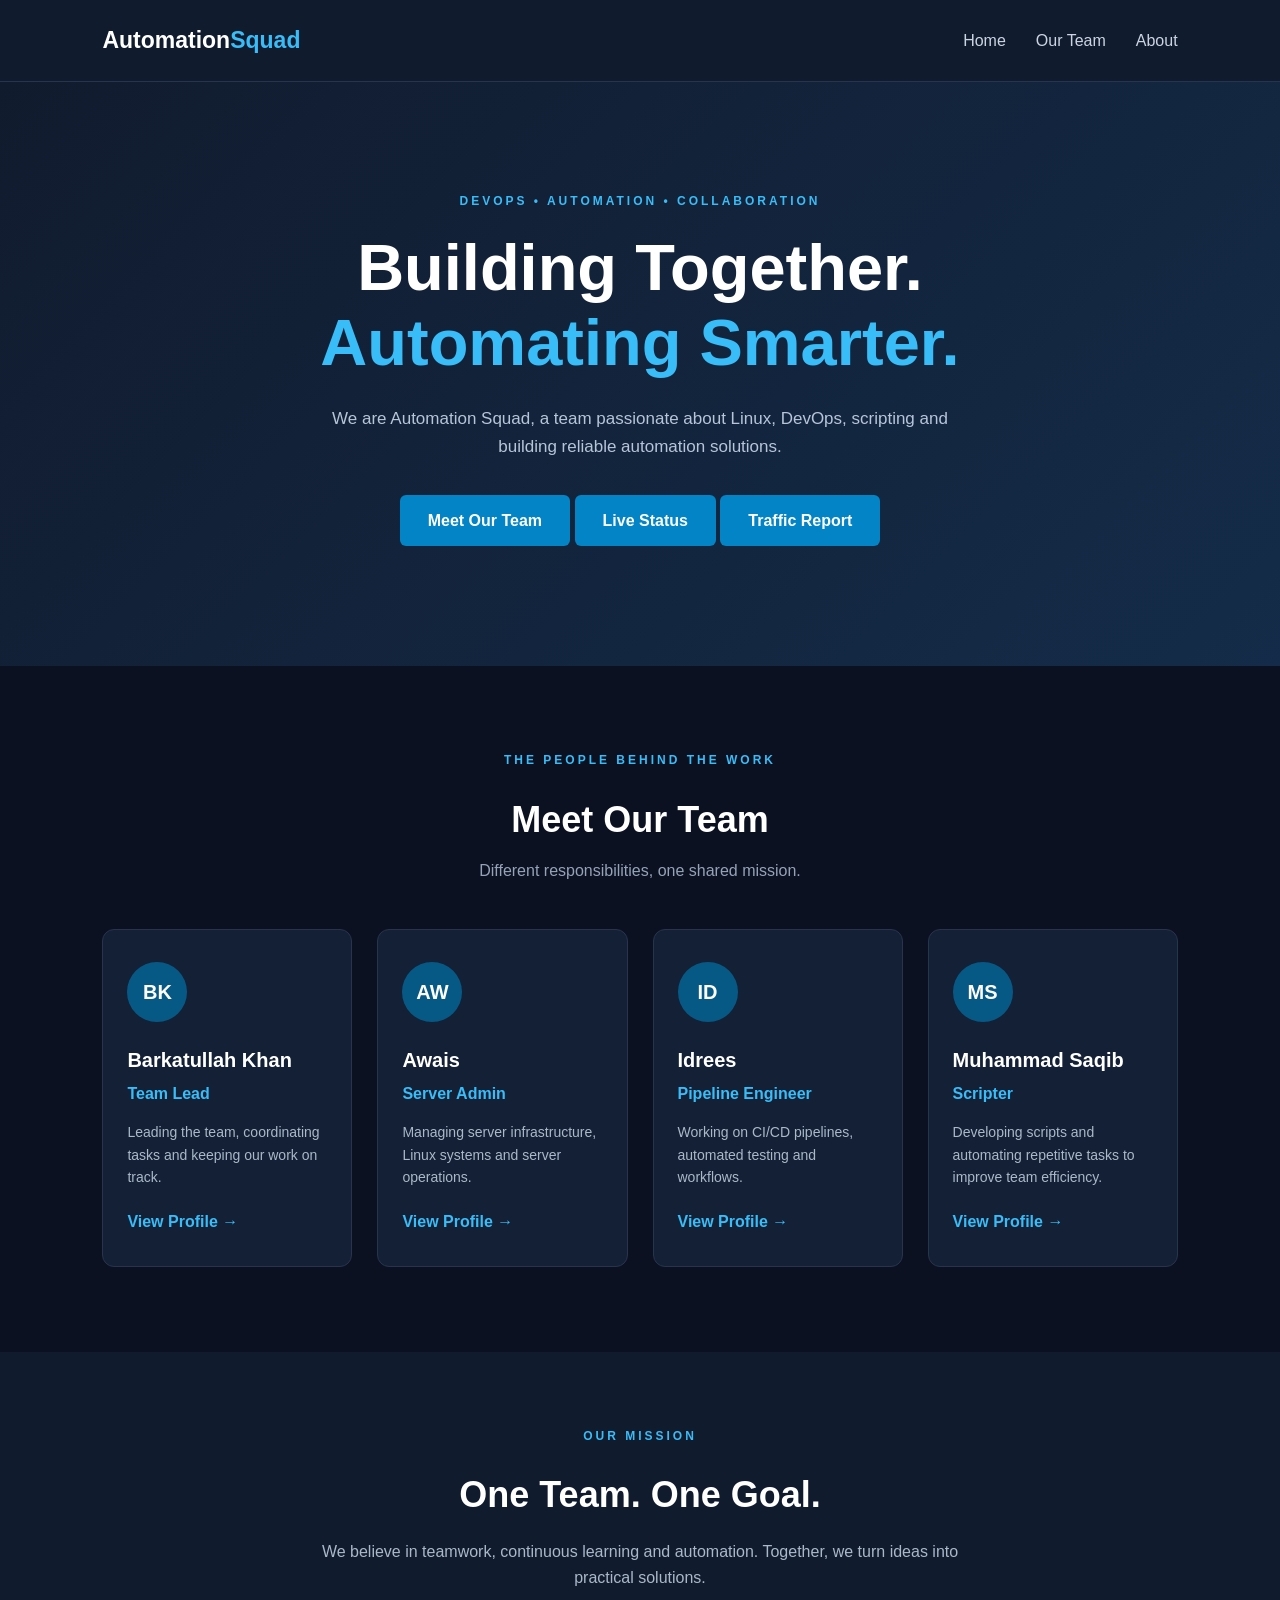
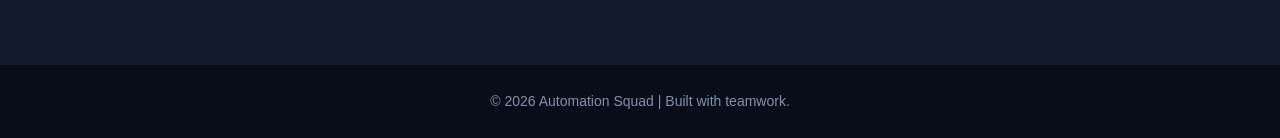
<file: site/index.html>
<!DOCTYPE html>
<html lang="en">

<head>
    <meta charset="UTF-8">
    <meta name="viewport" content="width=device-width, initial-scale=1.0">
    <title>Automation Squad | DevOps Team</title>
    <link rel="stylesheet" href="style.css">
</head>

<body>

    <header class="navbar">
        <a href="index.html" class="logo">Automation<span>Squad</span></a>
        <nav>
            <a href="#home">Home</a>
            <a href="#team">Our Team</a>
            <a href="#about">About</a>
        </nav>
    </header>

    <main>
        <section class="hero" id="home">
            <p class="tagline">DEVOPS • AUTOMATION • COLLABORATION</p>

            <h1>Building Together.<br><span>Automating Smarter.</span></h1>

            <p class="hero-text">
                We are Automation Squad, a team passionate about Linux,
                DevOps, scripting and building reliable automation solutions.
            </p>

            <div class="hero-actions">
                <a href="#team" class="hero-button">Meet Our Team</a>
                <a href="/live/status.html" class="hero-button">Live Status</a>
                <a href="/live/report.html" class="hero-button">Traffic Report</a>
            </div>
        </section>

        <section class="team" id="team">
            <p class="section-label">THE PEOPLE BEHIND THE WORK</p>
            <h2>Meet Our Team</h2>
            <p class="section-description">
                Different responsibilities, one shared mission.
            </p>

            <div class="team-grid">

                <article class="member-card">
                    <div class="member-icon">BK</div>
                    <h3>Barkatullah Khan</h3>
                    <p class="role">Team Lead</p>
                    <p>Leading the team, coordinating tasks and keeping our work on track.</p>
                    <a href="members/barkat.html">View Profile →</a>
                </article>

                <article class="member-card">
                    <div class="member-icon">AW</div>
                    <h3>Awais</h3>
                    <p class="role">Server Admin</p>
                    <p>Managing server infrastructure, Linux systems and server operations.</p>
                    <a href="members/awais.html">View Profile →</a>
                </article>

                <article class="member-card">
                    <div class="member-icon">ID</div>
                    <h3>Idrees</h3>
                    <p class="role">Pipeline Engineer</p>
                    <p>Working on CI/CD pipelines, automated testing and workflows.</p>
                    <a href="members/idrees.html">View Profile →</a>
                </article>

                <article class="member-card">
                    <div class="member-icon">MS</div>
                    <h3>Muhammad Saqib</h3>
                    <p class="role">Scripter</p>
                    <p>Developing scripts and automating repetitive tasks to improve team efficiency.</p>
                    <a href="members/saqib.html">View Profile →</a>
                </article>

            </div>
        </section>

        <section class="about" id="about">
            <p class="section-label">OUR MISSION</p>
            <h2>One Team. One Goal.</h2>
            <p>
                We believe in teamwork, continuous learning and automation.
                Together, we turn ideas into practical solutions.
            </p>
        </section>
    </main>

    <footer>
        <p>© 2026 Automation Squad | Built with teamwork.</p>
    </footer>

</body>

</html>
</file>
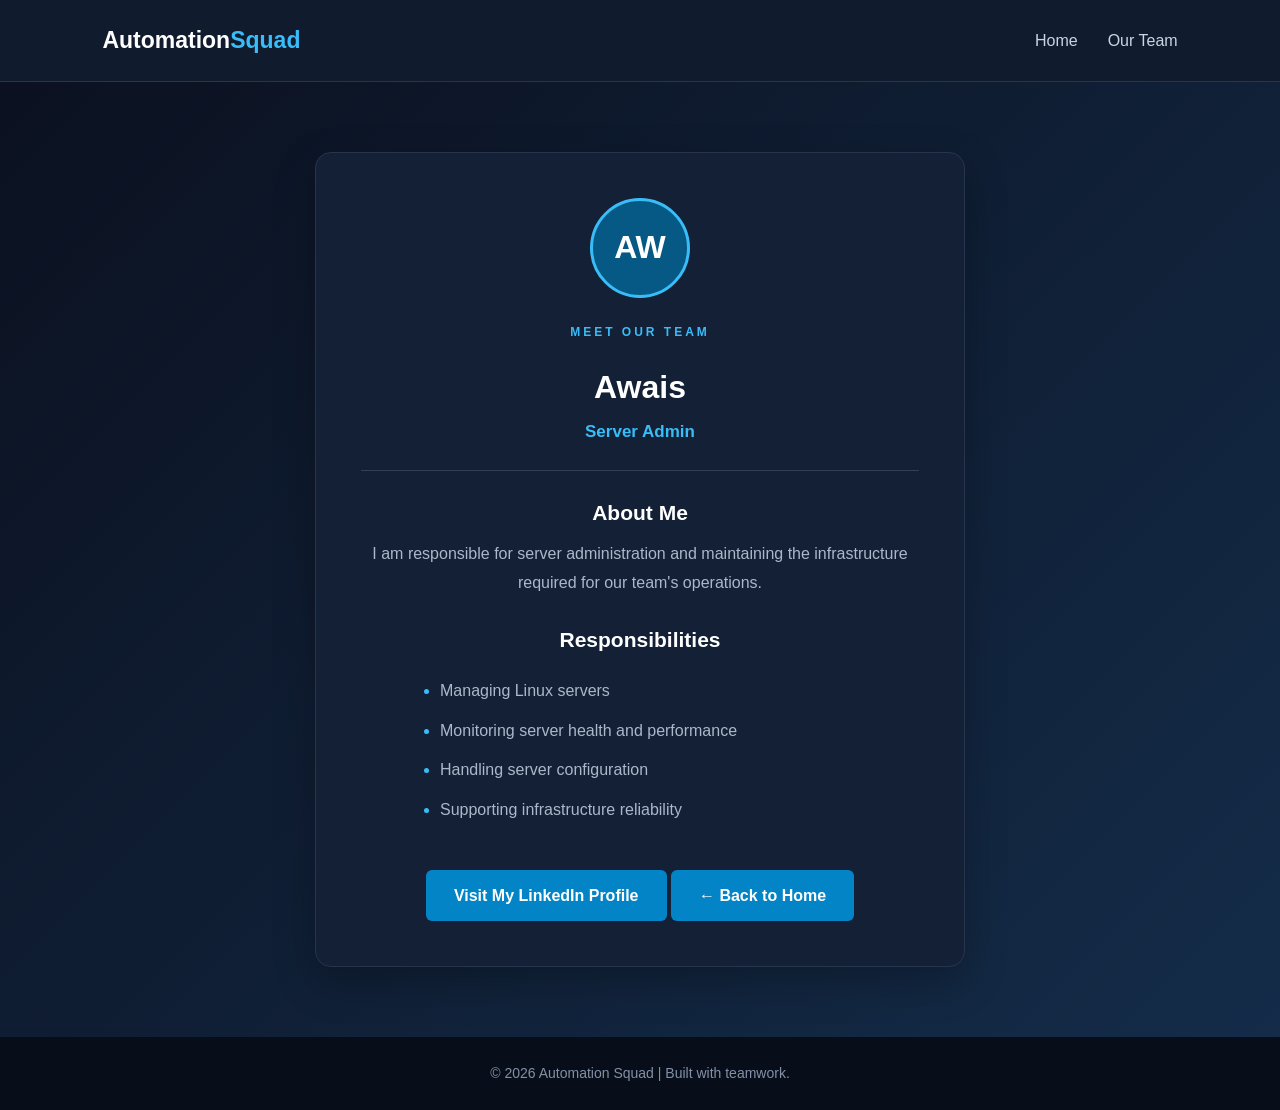
<file: site/members/awais.html>
<!DOCTYPE html>
<html lang="en">

<head>
    <meta charset="UTF-8">
    <meta name="viewport" content="width=device-width, initial-scale=1.0">
    <title>Awais | Automation Squad</title>
    <link rel="stylesheet" href="../style.css">
</head>

<body>

    <header class="navbar">
        <a href="../index.html" class="logo">Automation<span>Squad</span></a>
        <nav>
            <a href="../index.html">Home</a>
            <a href="../index.html#team">Our Team</a>
        </nav>
    </header>

    <main class="profile-page">
        <section class="profile-card">
            <div class="profile-avatar">AW</div>

            <p class="section-label">MEET OUR TEAM</p>
            <h1>Awais</h1>
            <p class="role">Server Admin</p>

            <div class="profile-divider"></div>

            <h2>About Me</h2>
            <p>
                I am responsible for server administration and maintaining
                the infrastructure required for our team's operations.
            </p>

            <h2>Responsibilities</h2>
            <ul>
                <li>Managing Linux servers</li>
                <li>Monitoring server health and performance</li>
                <li>Handling server configuration</li>
                <li>Supporting infrastructure reliability</li>
            </ul>

            <a href="https://www.linkedin.com/in/malik-awais-" class="hero-button" target="_blank"
                rel="noopener noreferrer">
                Visit My LinkedIn Profile
            </a>
            <a href="../index.html" class="hero-button">
                ← Back to Home
            </a>
    </main>

    <footer>
        <p>© 2026 Automation Squad | Built with teamwork.</p>
    </footer>

</body>

</html>
</file>
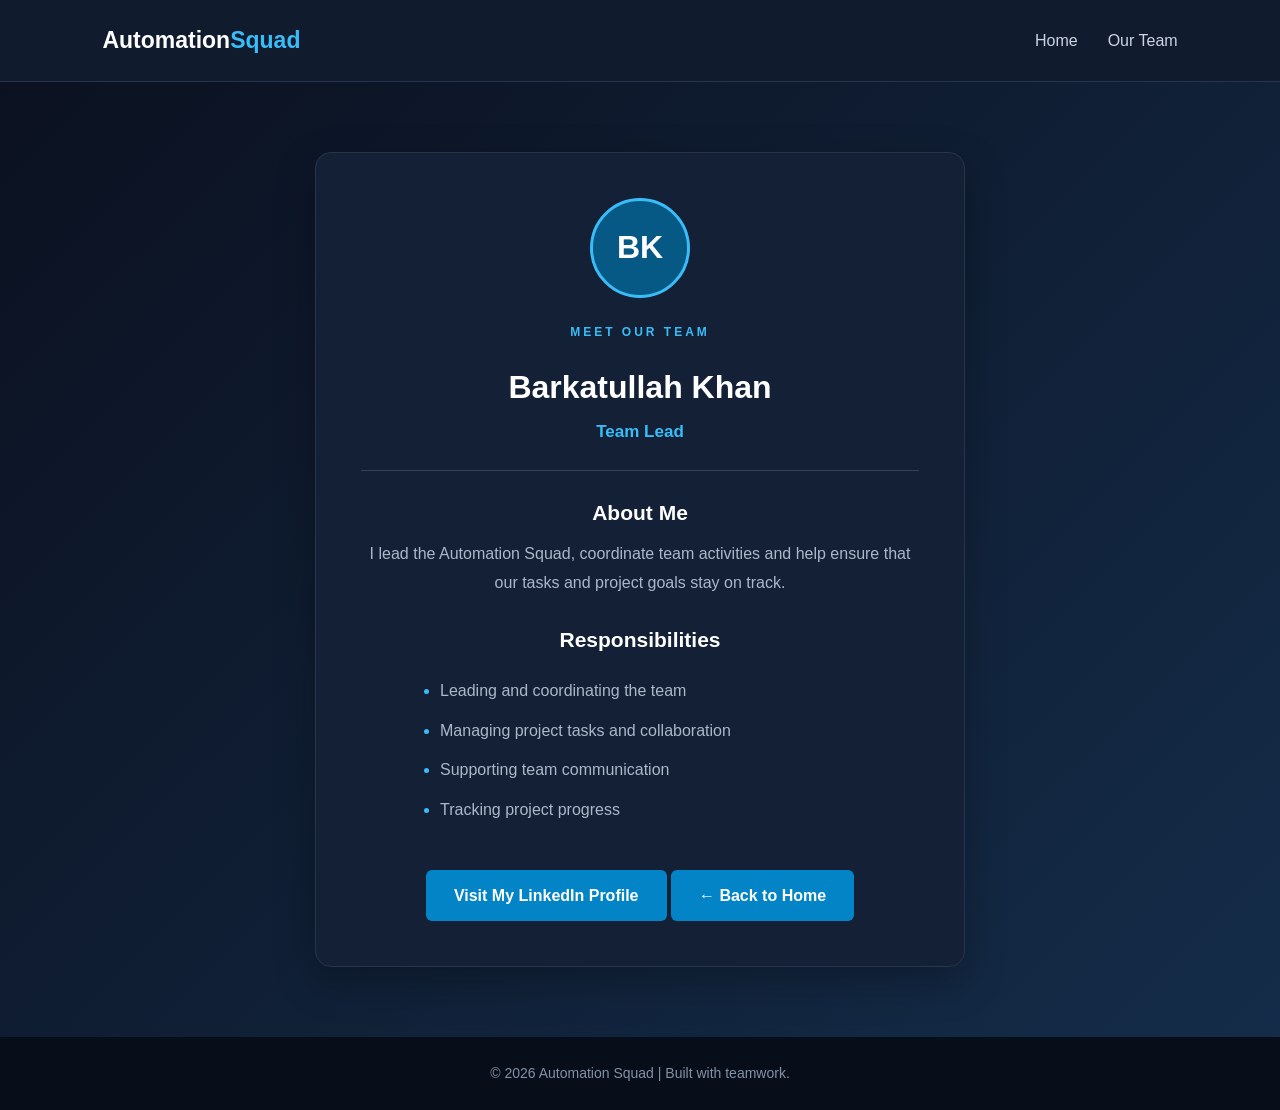
<file: site/members/barkat.html>
<!DOCTYPE html>
<html lang="en">

<head>
    <meta charset="UTF-8">
    <meta name="viewport" content="width=device-width, initial-scale=1.0">
    <title>Barkatullah Khan | Automation Squad</title>
    <link rel="stylesheet" href="../style.css">
</head>

<body>

    <header class="navbar">
        <a href="../index.html" class="logo">Automation<span>Squad</span></a>
        <nav>
            <a href="../index.html">Home</a>
            <a href="../index.html#team">Our Team</a>
        </nav>
    </header>

    <main class="profile-page">
        <section class="profile-card">
            <div class="profile-avatar">BK</div>

            <p class="section-label">MEET OUR TEAM</p>
            <h1>Barkatullah Khan</h1>
            <p class="role">Team Lead</p>

            <div class="profile-divider"></div>

            <h2>About Me</h2>
            <p>
                I lead the Automation Squad, coordinate team activities
                and help ensure that our tasks and project goals stay on track.
            </p>

            <h2>Responsibilities</h2>
            <ul>
                <li>Leading and coordinating the team</li>
                <li>Managing project tasks and collaboration</li>
                <li>Supporting team communication</li>
                <li>Tracking project progress</li>
            </ul>

            <a href="https://www.linkedin.com/in/barkatullah-khan-b28750267/" class="hero-button" target="_blank"
                rel="noopener noreferrer">
                Visit My LinkedIn Profile
            </a>
            <a href="../index.html" class="hero-button">
                ← Back to Home
            </a>
        </section>
    </main>

    <footer>
        <p>© 2026 Automation Squad | Built with teamwork.</p>
    </footer>

</body>

</html>
</file>
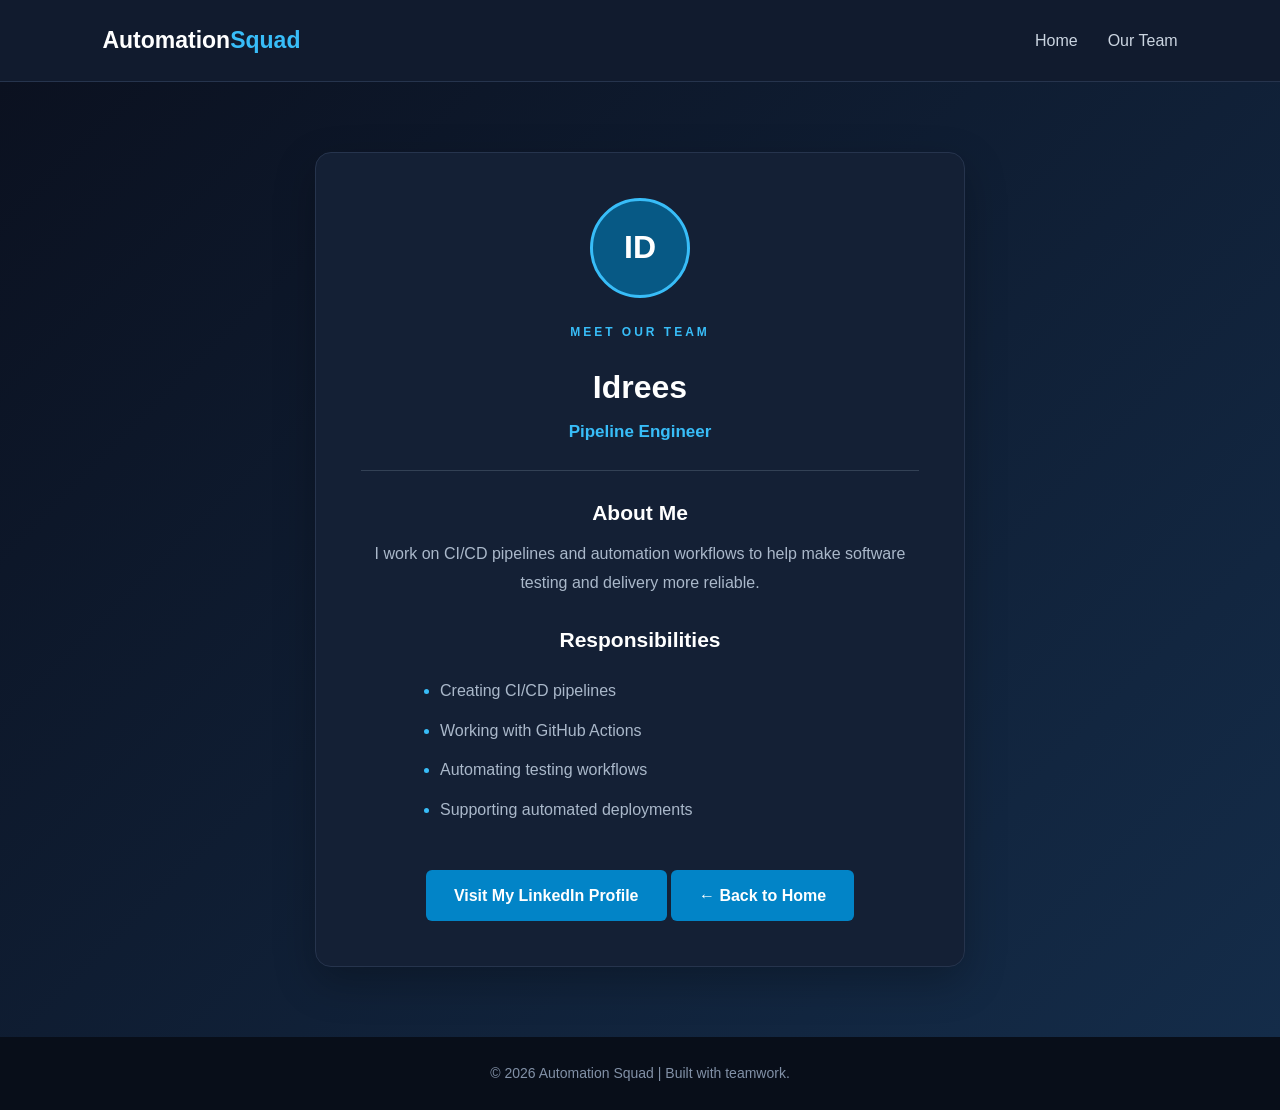
<file: site/members/idrees.html>
<!DOCTYPE html>
<html lang="en">

<head>
    <meta charset="UTF-8">
    <meta name="viewport" content="width=device-width, initial-scale=1.0">
    <title>Idrees | Automation Squad</title>
    <link rel="stylesheet" href="../style.css">
</head>

<body>

    <header class="navbar">
        <a href="../index.html" class="logo">Automation<span>Squad</span></a>
        <nav>
            <a href="../index.html">Home</a>
            <a href="../index.html#team">Our Team</a>
        </nav>
    </header>

    <main class="profile-page">
        <section class="profile-card">
            <div class="profile-avatar">ID</div>

            <p class="section-label">MEET OUR TEAM</p>
            <h1>Idrees</h1>
            <p class="role">Pipeline Engineer</p>

            <div class="profile-divider"></div>

            <h2>About Me</h2>
            <p>
                I work on CI/CD pipelines and automation workflows
                to help make software testing and delivery more reliable.
            </p>

            <h2>Responsibilities</h2>
            <ul>
                <li>Creating CI/CD pipelines</li>
                <li>Working with GitHub Actions</li>
                <li>Automating testing workflows</li>
                <li>Supporting automated deployments</li>
            </ul>

            <a href="https://www.linkedin.com/in/mohammad-idrees-69125329b/" class="hero-button" target="_blank"
                rel="noopener noreferrer">
                Visit My LinkedIn Profile
            </a>

            <a href="../index.html" class="hero-button">
                ← Back to Home
            </a>
        </section>
    </main>

    <footer>
        <p>© 2026 Automation Squad | Built with teamwork.</p>
    </footer>

</body>

</html>
</file>
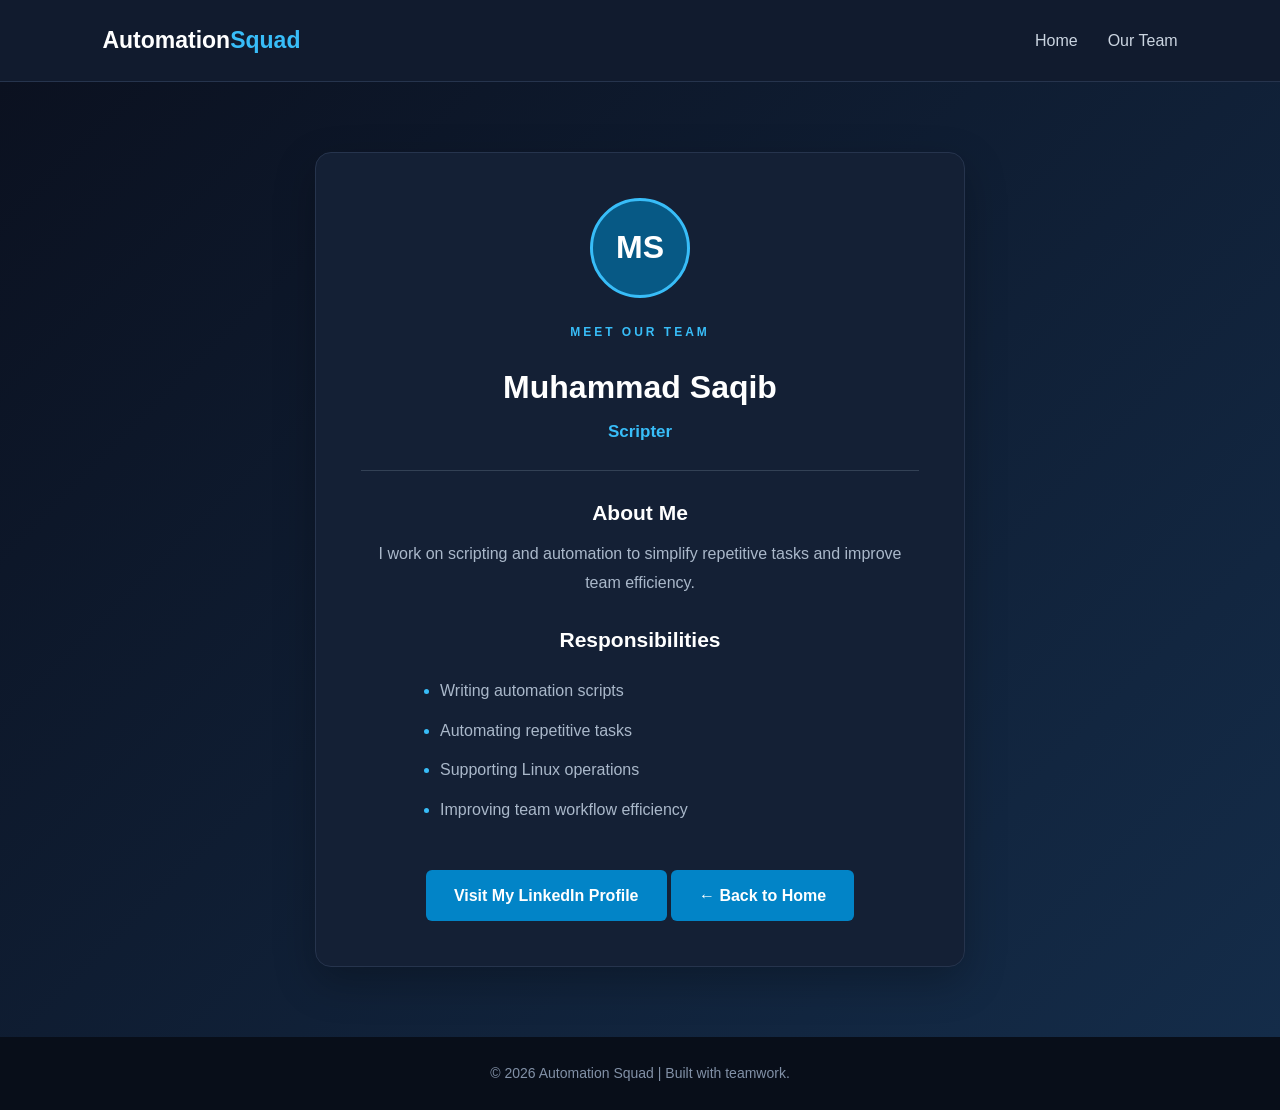
<file: site/members/saqib.html>
<!DOCTYPE html>
<html lang="en">

<head>
    <meta charset="UTF-8">
    <meta name="viewport" content="width=device-width, initial-scale=1.0">
    <title>Saqib | Automation Squad</title>
    <link rel="stylesheet" href="../style.css">
</head>

<body>

    <header class="navbar">
        <a href="../index.html" class="logo">Automation<span>Squad</span></a>
        <nav>
            <a href="../index.html">Home</a>
            <a href="../index.html#team">Our Team</a>
        </nav>
    </header>

    <main class="profile-page">
        <section class="profile-card">

            <div class="profile-avatar">MS</div>

            <p class="section-label">MEET OUR TEAM</p>

            <h1>Muhammad Saqib</h1>

            <p class="role">Scripter</p>

            <div class="profile-divider"></div>

            <h2>About Me</h2>

            <p>
                I work on scripting and automation to simplify repetitive tasks
                and improve team efficiency.
            </p>

            <h2>Responsibilities</h2>

            <ul>
                <li>Writing automation scripts</li>
                <li>Automating repetitive tasks</li>
                <li>Supporting Linux operations</li>
                <li>Improving team workflow efficiency</li>
            </ul>

            <a href="https://www.linkedin.com/in/muhammadsaqibnawab/" class="hero-button" target="_blank"
                rel="noopener noreferrer">
                Visit My LinkedIn Profile
            </a>
            <a href="../index.html" class="hero-button">
                ← Back to Home
            </a>

        </section>
    </main>

    <footer>
        <p>© 2026 Automation Squad | Built with teamwork.</p>
    </footer>

</body>

</html>
</file>
<file: site/style.css>
* {
    margin: 0;
    padding: 0;
    box-sizing: border-box;
}

html {
    scroll-behavior: smooth;
}

body {
    font-family: Arial, Helvetica, sans-serif;
    background: #0b1120;
    color: #e5e7eb;
    line-height: 1.6;
}

/* Navigation */
.navbar {
    display: flex;
    justify-content: space-between;
    align-items: center;
    padding: 22px 8%;
    background: #111b2e;
    border-bottom: 1px solid #26344d;
}

.logo {
    color: white;
    font-size: 23px;
    font-weight: bold;
    text-decoration: none;
}

.logo span {
    color: #38bdf8;
}

.navbar nav {
    display: flex;
    gap: 30px;
}

.navbar nav a {
    color: #cbd5e1;
    text-decoration: none;
    transition: color 0.3s;
}

.navbar nav a:hover {
    color: #38bdf8;
}

/* Hero section */
.hero {
    text-align: center;
    padding: 110px 20px 120px;
    background: linear-gradient(135deg, #111b2e, #142c49);
}

.tagline,
.section-label {
    color: #38bdf8;
    font-size: 12px;
    font-weight: bold;
    letter-spacing: 3px;
    margin-bottom: 20px;
}

.hero h1 {
    color: white;
    font-size: clamp(38px, 6vw, 65px);
    line-height: 1.15;
    margin-bottom: 25px;
}

.hero h1 span {
    color: #38bdf8;
}

.hero-text {
    max-width: 650px;
    margin: 0 auto 35px;
    color: #b7c5d8;
    font-size: 17px;
}

.hero-button {
    display: inline-block;
    background: #0284c7;
    color: white;
    padding: 13px 28px;
    border-radius: 6px;
    text-decoration: none;
    font-weight: bold;
    transition: background 0.3s;
}

.hero-button:hover {
    background: #0369a1;
}

/* Team section */
.team {
    padding: 85px 8%;
    text-align: center;
}

.team h2,
.about h2 {
    color: white;
    font-size: 36px;
    margin-bottom: 10px;
}

.section-description {
    color: #94a3b8;
    margin-bottom: 45px;
}

.team-grid {
    display: grid;
    grid-template-columns: repeat(auto-fit, minmax(230px, 1fr));
    gap: 25px;
    max-width: 1100px;
    margin: auto;
}

.member-card {
    background: #142035;
    border: 1px solid #26344d;
    border-radius: 12px;
    padding: 32px 24px;
    text-align: left;
    transition: transform 0.3s, border-color 0.3s;
}

.member-card:hover {
    transform: translateY(-7px);
    border-color: #38bdf8;
}

.member-icon {
    display: grid;
    place-items: center;
    width: 60px;
    height: 60px;
    background: #075985;
    color: white;
    border-radius: 50%;
    font-size: 20px;
    font-weight: bold;
    margin-bottom: 22px;
}

.member-card h3 {
    color: white;
    font-size: 20px;
}

.member-card .role {
    color: #38bdf8;
    font-weight: bold;
    margin: 5px 0 15px;
}

.member-card p:not(.role) {
    color: #aab8ca;
    font-size: 14px;
    min-height: 65px;
}

.member-card a {
    display: inline-block;
    margin-top: 20px;
    color: #38bdf8;
    text-decoration: none;
    font-weight: bold;
}

.member-card a:hover {
    color: white;
}

/* About section */
.about {
    background: #111b2e;
    padding: 75px 20px;
    text-align: center;
}

.about p:last-child {
    max-width: 650px;
    margin: 15px auto 0;
    color: #aab8ca;
}

/* Footer */
footer {
    padding: 25px;
    text-align: center;
    background: #080e19;
    color: #8291a7;
    font-size: 14px;
}

/* Mobile layout */
@media (max-width: 600px) {
    .navbar {
        flex-direction: column;
        gap: 15px;
    }

    .navbar nav {
        gap: 18px;
    }

    .hero {
        padding: 75px 20px;
    }

    .team {
        padding: 60px 6%;
    }
}


/* Individual Member Profile Pages */

.profile-page {
    min-height: 80vh;
    padding: 70px 20px;
    display: flex;
    justify-content: center;
    align-items: center;
    background: linear-gradient(135deg, #0b1120, #142c49);
}

.profile-card {
    width: 100%;
    max-width: 650px;
    padding: 45px;
    background: #142035;
    border: 1px solid #26344d;
    border-radius: 16px;
    text-align: center;
    box-shadow: 0 15px 40px rgba(0, 0, 0, 0.25);
}

.profile-avatar {
    width: 100px;
    height: 100px;
    margin: 0 auto 25px;
    display: grid;
    place-items: center;
    background: #075985;
    border: 3px solid #38bdf8;
    border-radius: 50%;
    color: white;
    font-size: 32px;
    font-weight: bold;
}

.profile-card h1 {
    color: white;
    font-size: 32px;
    margin-bottom: 5px;
}

.profile-card .role {
    color: #38bdf8;
    font-size: 17px;
    font-weight: bold;
    margin-bottom: 25px;
}

.profile-divider {
    height: 1px;
    background: #334155;
    margin: 25px 0;
}

.profile-card h2 {
    color: white;
    font-size: 21px;
    margin: 25px 0 10px;
}

.profile-card p:not(.role):not(.section-label) {
    color: #aab8ca;
    line-height: 1.8;
}

.profile-card ul {
    text-align: left;
    max-width: 400px;
    margin: 15px auto 30px;
    color: #aab8ca;
}

.profile-card li {
    padding: 7px 0;
}

.profile-card li::marker {
    color: #38bdf8;
}

.profile-card .hero-button {
    margin-top: 10px;
}

@media (max-width: 600px) {
    .profile-card {
        padding: 30px 20px;
    }

    .profile-card h1 {
        font-size: 26px;
    }
}
</file>
